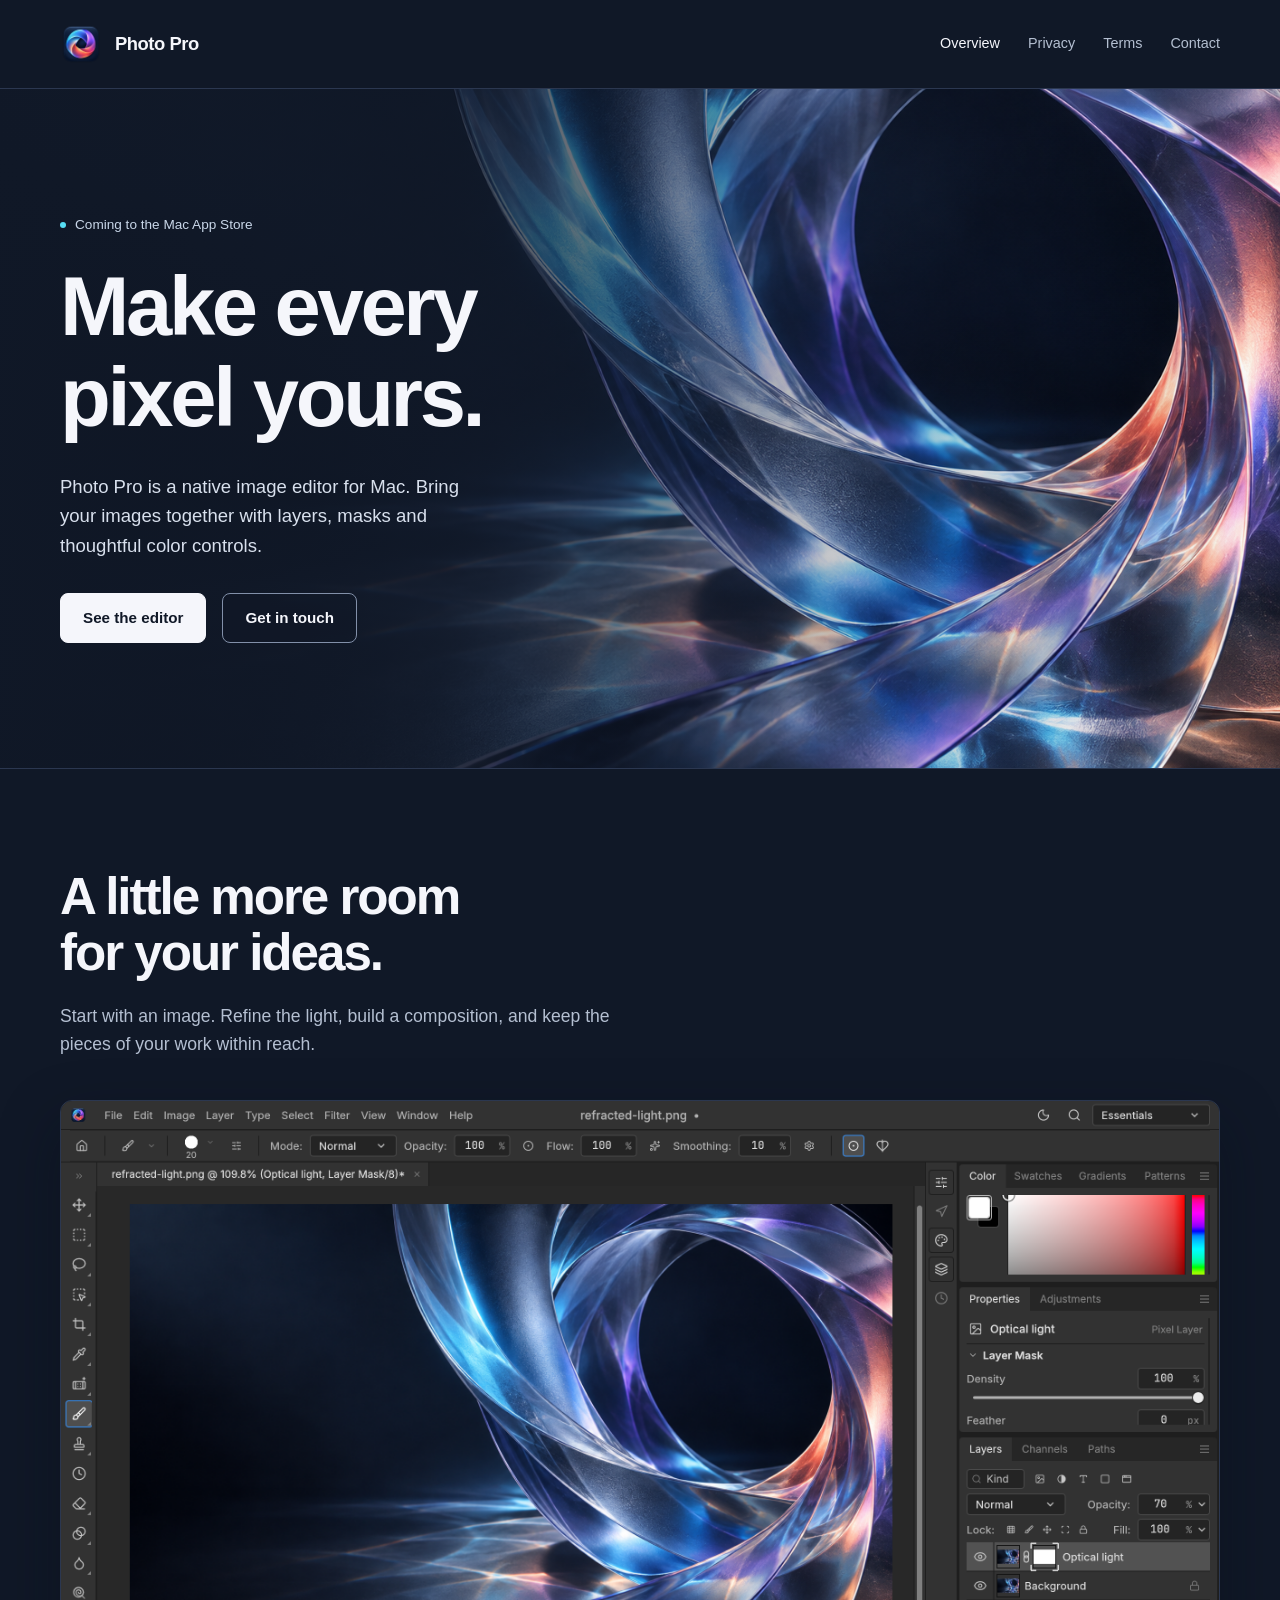
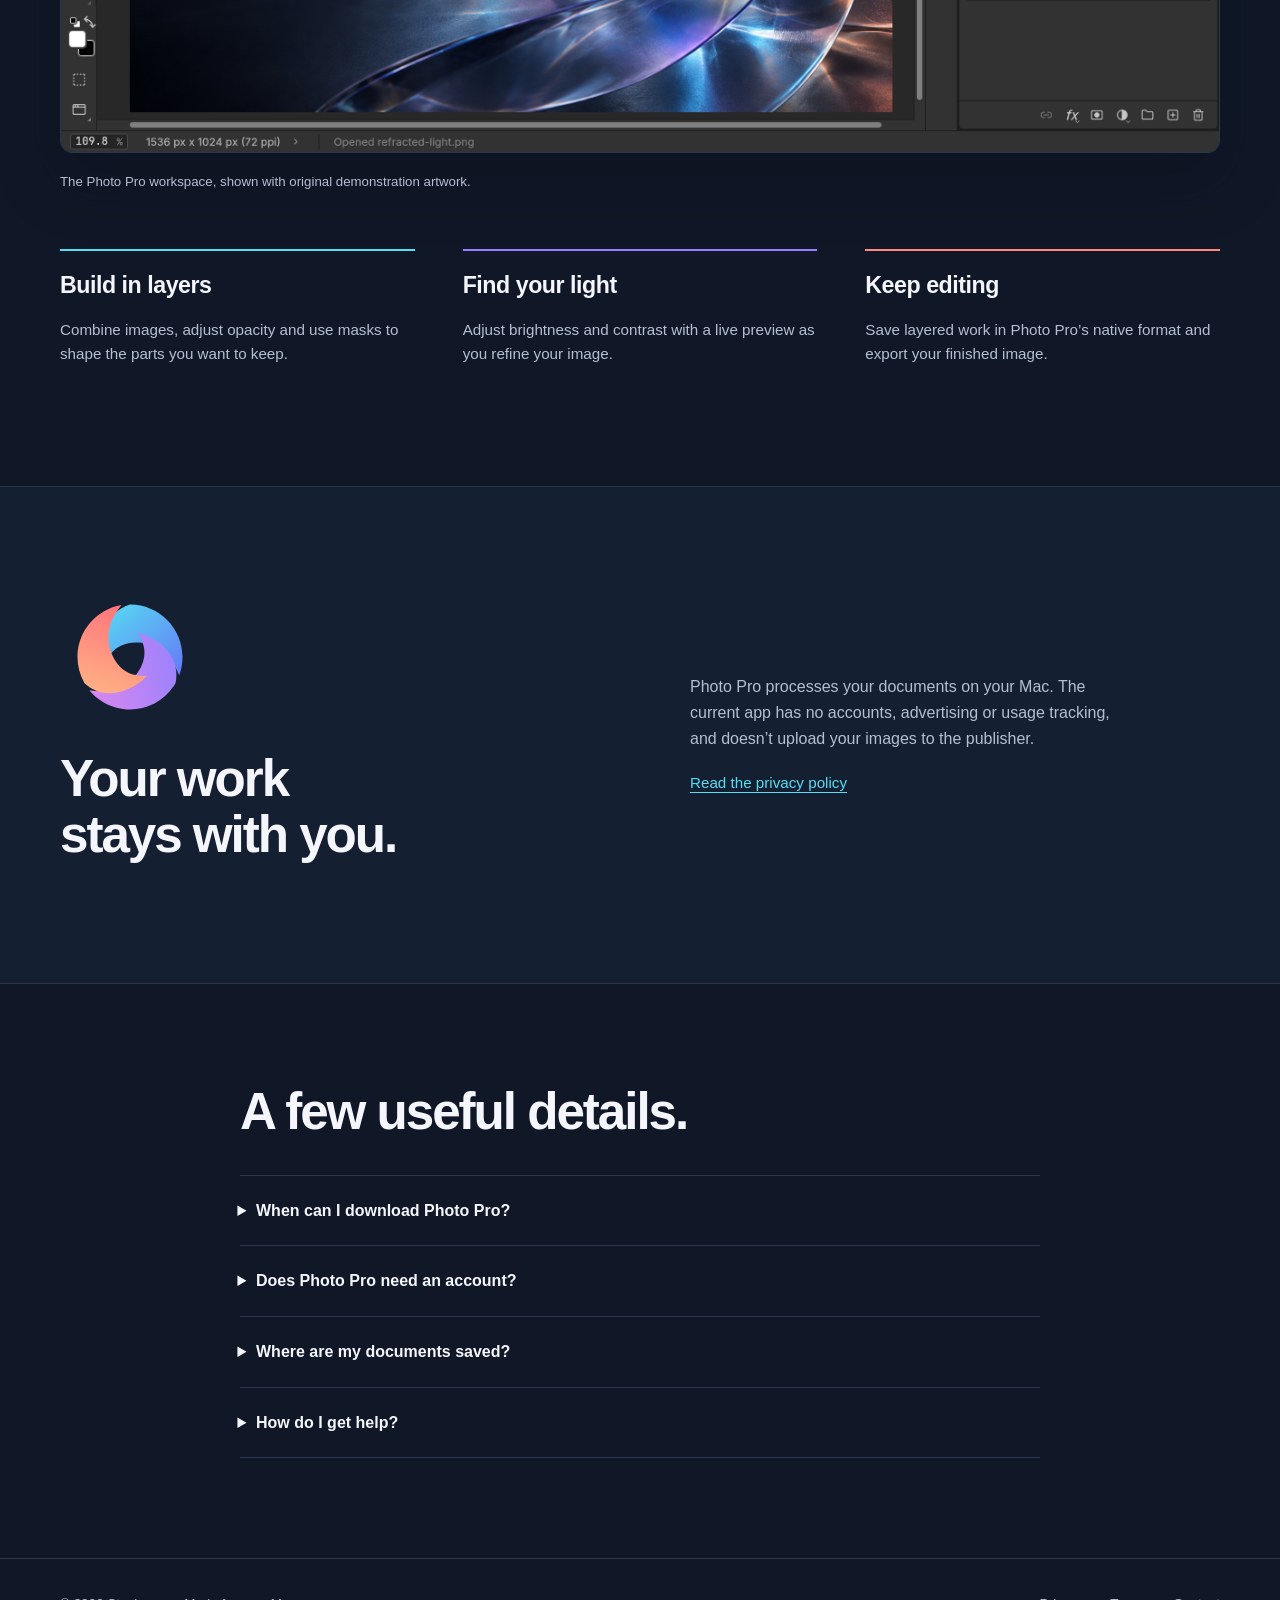
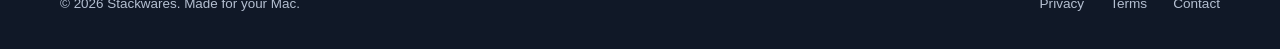
<file: index.html>
<!doctype html>
<html lang="en"><head>
<meta charset="utf-8"><meta name="viewport" content="width=device-width,initial-scale=1">
<title>Photo Pro — Make every pixel yours.</title><meta name="description" content="A native image editor for Mac. Create with layers, masks and color controls. Your work stays on your Mac.">
<meta name="theme-color" content="#101827"><link rel="canonical" href="https://oliverbytes.github.io/photo-pro-site/"><meta property="og:url" content="https://oliverbytes.github.io/photo-pro-site/">
<meta property="og:type" content="website"><meta property="og:title" content="Photo Pro — Make every pixel yours.">
<meta property="og:description" content="A native image editor for Mac. Create with layers, masks and color controls. Your work stays on your Mac."><meta property="og:image" content="https://oliverbytes.github.io/photo-pro-site/assets/social-card.png">
<meta name="twitter:card" content="summary_large_image">
<link rel="icon" type="image/png" href="./assets/favicon.png">
<link rel="apple-touch-icon" href="./assets/app-icon.png">
<link rel="stylesheet" href="./assets/styles.css">
</head><body><a class="skip" href="#main">Skip to content</a>
<header class="header"><nav class="wrap nav" aria-label="Main navigation">
<a class="brand" href="./index.html"><img src="./assets/app-icon.png" width="42" height="42" alt=""><span>Photo Pro</span></a>
<div class="nav-links"><a href="./index.html" aria-current="page">Overview</a><a href="./privacy/">Privacy</a><a href="./terms/">Terms</a><a href="./contact/">Contact</a></div></nav></header>
<main id="main">
<section class="hero"><img class="hero-art" src="assets/refracted-light.png" width="1536" height="1024" alt="" fetchpriority="high">
<div class="wrap"><div class="hero-copy"><div class="availability">Coming to the Mac App Store</div>
<h1>Make every<br>pixel yours.</h1><p>Photo Pro is a native image editor for Mac. Bring your images together with layers, masks and thoughtful color controls.</p>
<div class="actions"><a class="button" href="#editor">See the editor</a><a class="button secondary" href="contact/">Get in touch</a></div></div></div></section>
<section class="section wrap" id="editor"><div class="section-intro"><h2>A little more room<br>for your ideas.</h2><p>Start with an image. Refine the light, build a composition, and keep the pieces of your work within reach.</p></div>
<figure class="editor"><img src="assets/editor.png" width="2560" height="1440" loading="lazy" alt="Photo Pro editing an abstract glass image, with a duplicated layer, an opacity control and a layer mask"><figcaption>The Photo Pro workspace, shown with original demonstration artwork.</figcaption></figure>
<div class="features"><article><h3>Build in layers</h3><p>Combine images, adjust opacity and use masks to shape the parts you want to keep.</p></article>
<article><h3>Find your light</h3><p>Adjust brightness and contrast with a live preview as you refine your image.</p></article>
<article><h3>Keep editing</h3><p>Save layered work in Photo Pro’s native format and export your finished image.</p></article></div></section>
<section class="section private-section"><div class="wrap split"><div><img class="privacy-symbol" src="assets/mark.svg" width="140" height="140" alt=""><h2>Your work<br>stays with you.</h2></div><div><p>Photo Pro processes your documents on your Mac. The current app has no accounts, advertising or usage tracking, and doesn’t upload your images to the publisher.</p><a class="quiet-link" href="privacy/">Read the privacy policy</a></div></div></section>
<section class="section wrap"><div class="faq"><h2>A few useful details.</h2><details><summary>When can I download Photo Pro?</summary><p>Photo Pro is being prepared for the Mac App Store. The download link and pricing will appear here when it is released.</p></details><details><summary>Does Photo Pro need an account?</summary><p>The current app has no account system. You edit files locally on your Mac.</p></details><details><summary>Where are my documents saved?</summary><p>You choose where to save your documents and exports. Settings, presets and recovery data are kept locally by the app.</p></details><details><summary>How do I get help?</summary><p>Visit the <a href="contact/">Contact page</a> for product questions, support and privacy enquiries.</p></details></div></section>
</main>
<footer class="footer"><div class="wrap footer-row"><p>© 2026 Stackwares. Made for your Mac.</p><nav class="footer-links" aria-label="Footer"><a href="./privacy/">Privacy</a><a href="./terms/">Terms</a><a href="./contact/">Contact</a></nav></div></footer>
</body></html>
</file>
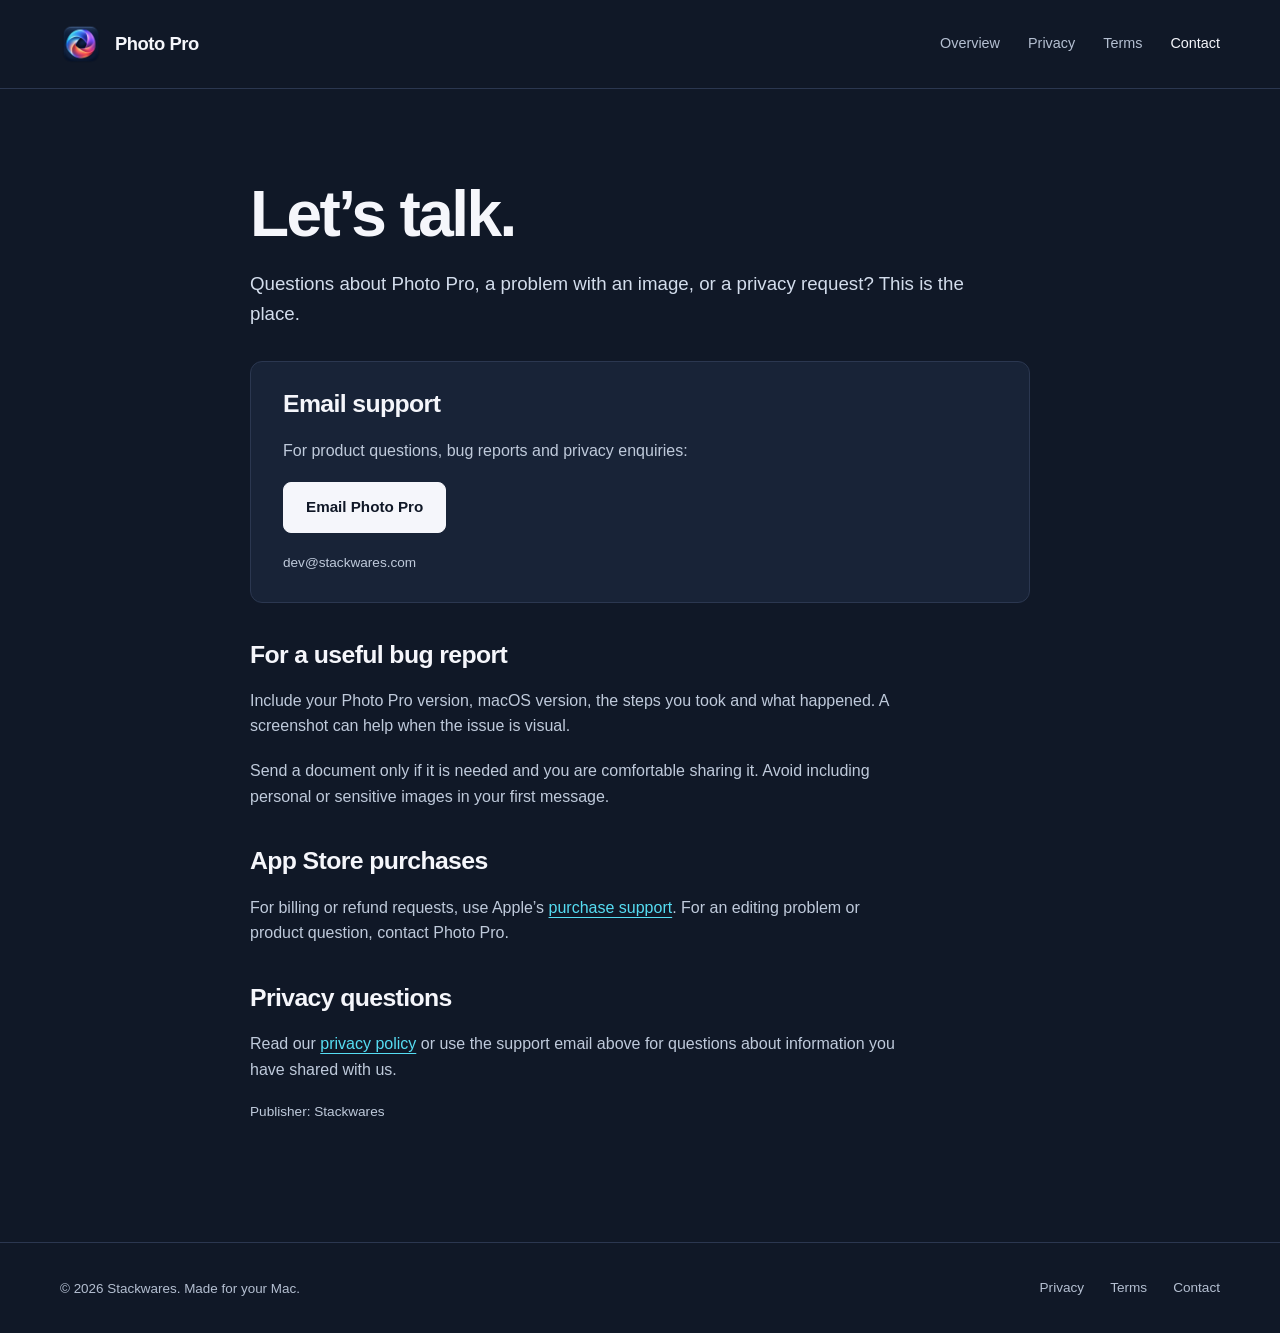
<file: contact/index.html>
<!doctype html>
<html lang="en"><head>
<meta charset="utf-8"><meta name="viewport" content="width=device-width,initial-scale=1">
<title>Contact — Photo Pro</title><meta name="description" content="Product questions, support and privacy enquiries for Photo Pro.">
<meta name="theme-color" content="#101827"><link rel="canonical" href="https://oliverbytes.github.io/photo-pro-site/contact/"><meta property="og:url" content="https://oliverbytes.github.io/photo-pro-site/contact/">
<meta property="og:type" content="website"><meta property="og:title" content="Contact — Photo Pro">
<meta property="og:description" content="Product questions, support and privacy enquiries for Photo Pro."><meta property="og:image" content="https://oliverbytes.github.io/photo-pro-site/assets/social-card.png">
<meta name="twitter:card" content="summary_large_image">
<link rel="icon" type="image/png" href="../assets/favicon.png">
<link rel="apple-touch-icon" href="../assets/app-icon.png">
<link rel="stylesheet" href="../assets/styles.css">
</head><body><a class="skip" href="#main">Skip to content</a>
<header class="header"><nav class="wrap nav" aria-label="Main navigation">
<a class="brand" href="../index.html"><img src="../assets/app-icon.png" width="42" height="42" alt=""><span>Photo Pro</span></a>
<div class="nav-links"><a href="../index.html">Overview</a><a href="../privacy/">Privacy</a><a href="../terms/">Terms</a><a href="../contact/" aria-current="page">Contact</a></div></nav></header>
<main id="main" class="wrap legal"><h1>Let’s talk.</h1><p class="lead">Questions about Photo Pro, a problem with an image, or a privacy request? This is the place.</p>
<div class="contact-box"><h2>Email support</h2><p>For product questions, bug reports and privacy enquiries:</p><p><a class="button" href="mailto:dev@stackwares.com">Email Photo Pro</a></p><p class="note">dev@stackwares.com</p></div>
<h2>For a useful bug report</h2><p>Include your Photo Pro version, macOS version, the steps you took and what happened. A screenshot can help when the issue is visual.</p><p>Send a document only if it is needed and you are comfortable sharing it. Avoid including personal or sensitive images in your first message.</p>
<h2>App Store purchases</h2><p>For billing or refund requests, use Apple’s <a href="https://reportaproblem.apple.com/">purchase support</a>. For an editing problem or product question, contact Photo Pro.</p>
<h2>Privacy questions</h2><p>Read our <a href="../privacy/">privacy policy</a> or use the support email above for questions about information you have shared with us.</p><p class="note">Publisher: Stackwares</p></main>
<footer class="footer"><div class="wrap footer-row"><p>© 2026 Stackwares. Made for your Mac.</p><nav class="footer-links" aria-label="Footer"><a href="../privacy/">Privacy</a><a href="../terms/">Terms</a><a href="../contact/">Contact</a></nav></div></footer>
</body></html>
</file>
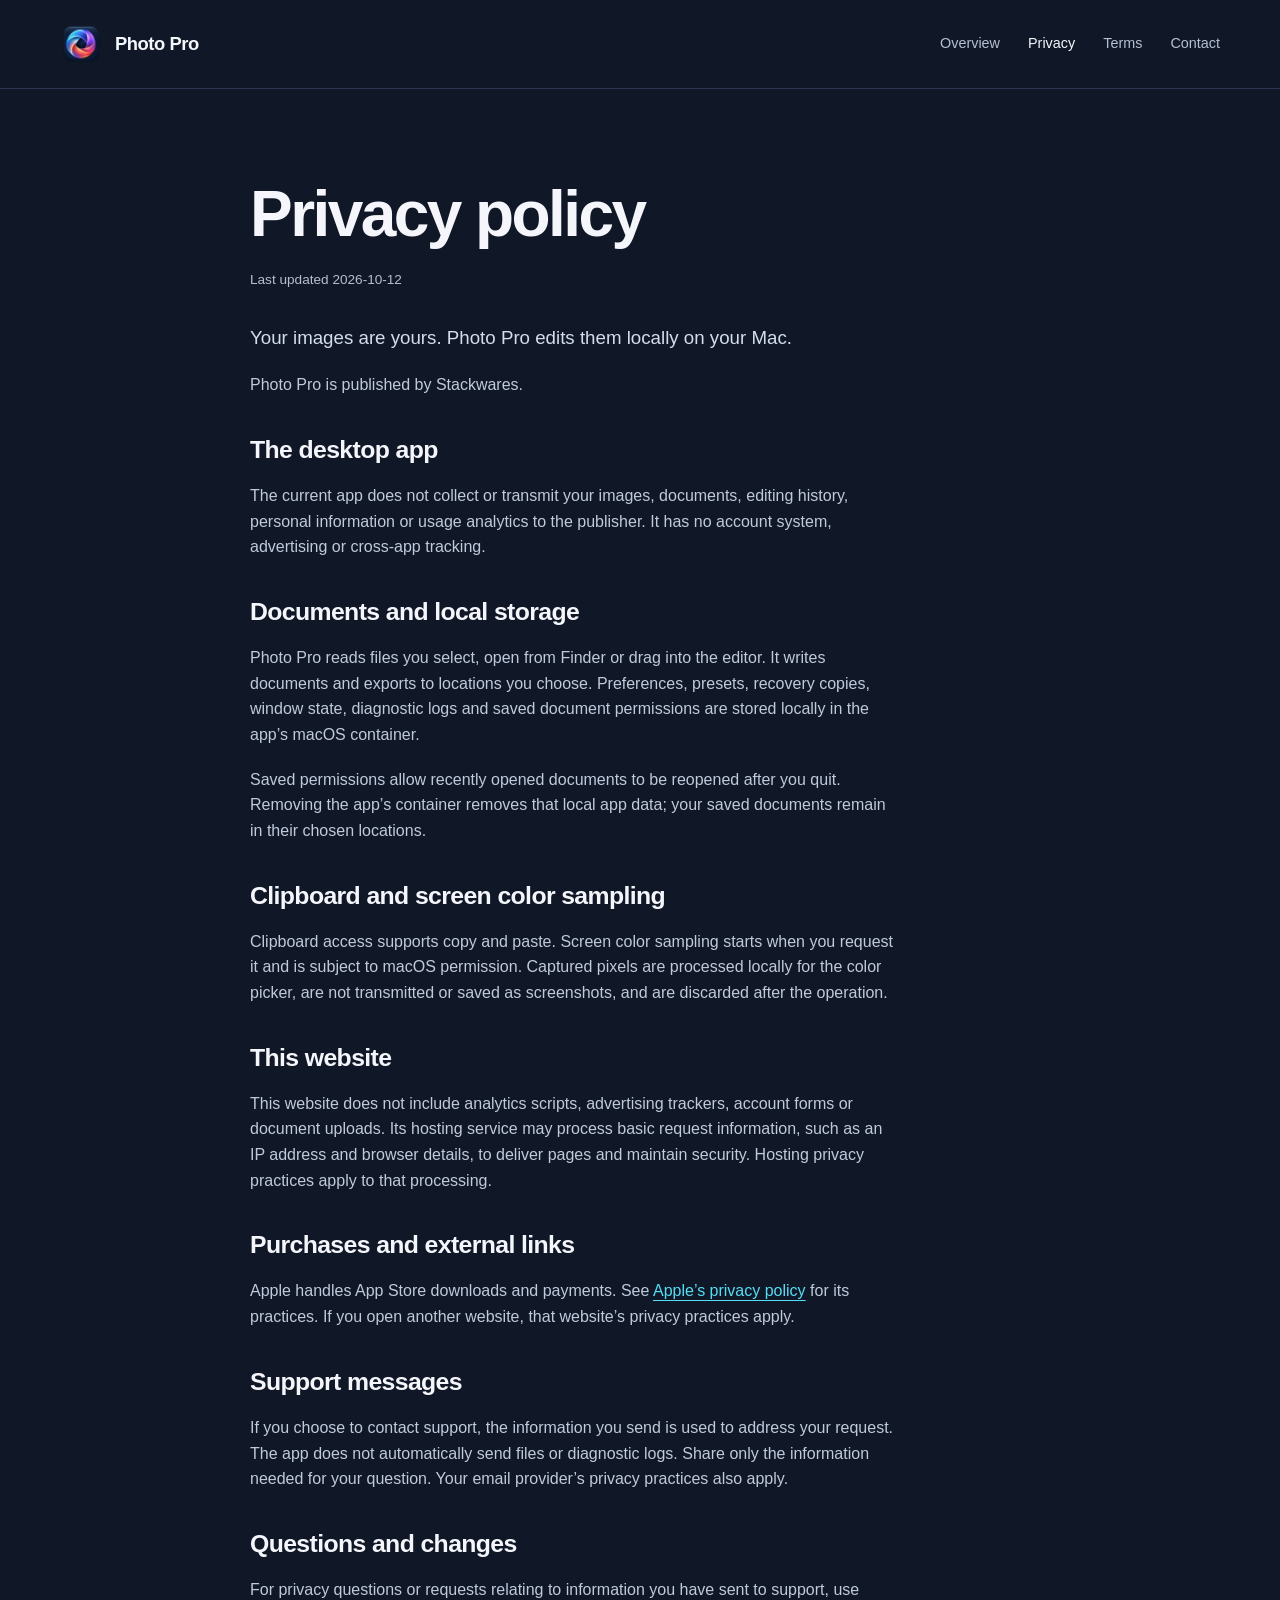
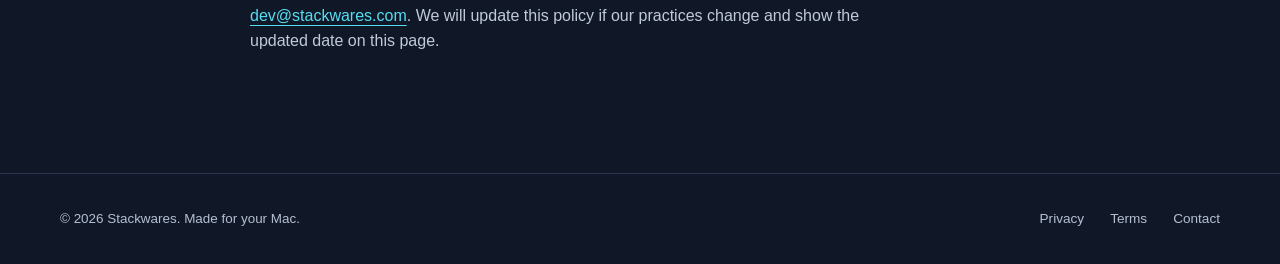
<file: privacy/index.html>
<!doctype html>
<html lang="en"><head>
<meta charset="utf-8"><meta name="viewport" content="width=device-width,initial-scale=1">
<title>Privacy policy — Photo Pro</title><meta name="description" content="How Photo Pro handles your images, local app data, website visits and support messages.">
<meta name="theme-color" content="#101827"><link rel="canonical" href="https://oliverbytes.github.io/photo-pro-site/privacy/"><meta property="og:url" content="https://oliverbytes.github.io/photo-pro-site/privacy/">
<meta property="og:type" content="website"><meta property="og:title" content="Privacy policy — Photo Pro">
<meta property="og:description" content="How Photo Pro handles your images, local app data, website visits and support messages."><meta property="og:image" content="https://oliverbytes.github.io/photo-pro-site/assets/social-card.png">
<meta name="twitter:card" content="summary_large_image">
<link rel="icon" type="image/png" href="../assets/favicon.png">
<link rel="apple-touch-icon" href="../assets/app-icon.png">
<link rel="stylesheet" href="../assets/styles.css">
</head><body><a class="skip" href="#main">Skip to content</a>
<header class="header"><nav class="wrap nav" aria-label="Main navigation">
<a class="brand" href="../index.html"><img src="../assets/app-icon.png" width="42" height="42" alt=""><span>Photo Pro</span></a>
<div class="nav-links"><a href="../index.html">Overview</a><a href="../privacy/" aria-current="page">Privacy</a><a href="../terms/">Terms</a><a href="../contact/">Contact</a></div></nav></header>
<main id="main" class="wrap legal"><h1>Privacy policy</h1><p class="meta">Last updated 2026-10-12</p><p class="lead">Your images are yours. Photo Pro edits them locally on your Mac.</p><p>Photo Pro is published by Stackwares.</p>
<h2>The desktop app</h2><p>The current app does not collect or transmit your images, documents, editing history, personal information or usage analytics to the publisher. It has no account system, advertising or cross-app tracking.</p>
<h2>Documents and local storage</h2><p>Photo Pro reads files you select, open from Finder or drag into the editor. It writes documents and exports to locations you choose. Preferences, presets, recovery copies, window state, diagnostic logs and saved document permissions are stored locally in the app’s macOS container.</p><p>Saved permissions allow recently opened documents to be reopened after you quit. Removing the app’s container removes that local app data; your saved documents remain in their chosen locations.</p>
<h2>Clipboard and screen color sampling</h2><p>Clipboard access supports copy and paste. Screen color sampling starts when you request it and is subject to macOS permission. Captured pixels are processed locally for the color picker, are not transmitted or saved as screenshots, and are discarded after the operation.</p>
<h2>This website</h2><p>This website does not include analytics scripts, advertising trackers, account forms or document uploads. Its hosting service may process basic request information, such as an IP address and browser details, to deliver pages and maintain security. Hosting privacy practices apply to that processing.</p>
<h2>Purchases and external links</h2><p>Apple handles App Store downloads and payments. See <a href="https://www.apple.com/legal/privacy/en-ww/">Apple’s privacy policy</a> for its practices. If you open another website, that website’s privacy practices apply.</p>
<h2>Support messages</h2><p>If you choose to contact support, the information you send is used to address your request. The app does not automatically send files or diagnostic logs. Share only the information needed for your question. Your email provider’s privacy practices also apply.</p>
<h2>Questions and changes</h2><p>For privacy questions or requests relating to information you have sent to support, use <a href="mailto:dev@stackwares.com">dev@stackwares.com</a>. We will update this policy if our practices change and show the updated date on this page.</p></main>
<footer class="footer"><div class="wrap footer-row"><p>© 2026 Stackwares. Made for your Mac.</p><nav class="footer-links" aria-label="Footer"><a href="../privacy/">Privacy</a><a href="../terms/">Terms</a><a href="../contact/">Contact</a></nav></div></footer>
</body></html>
</file>
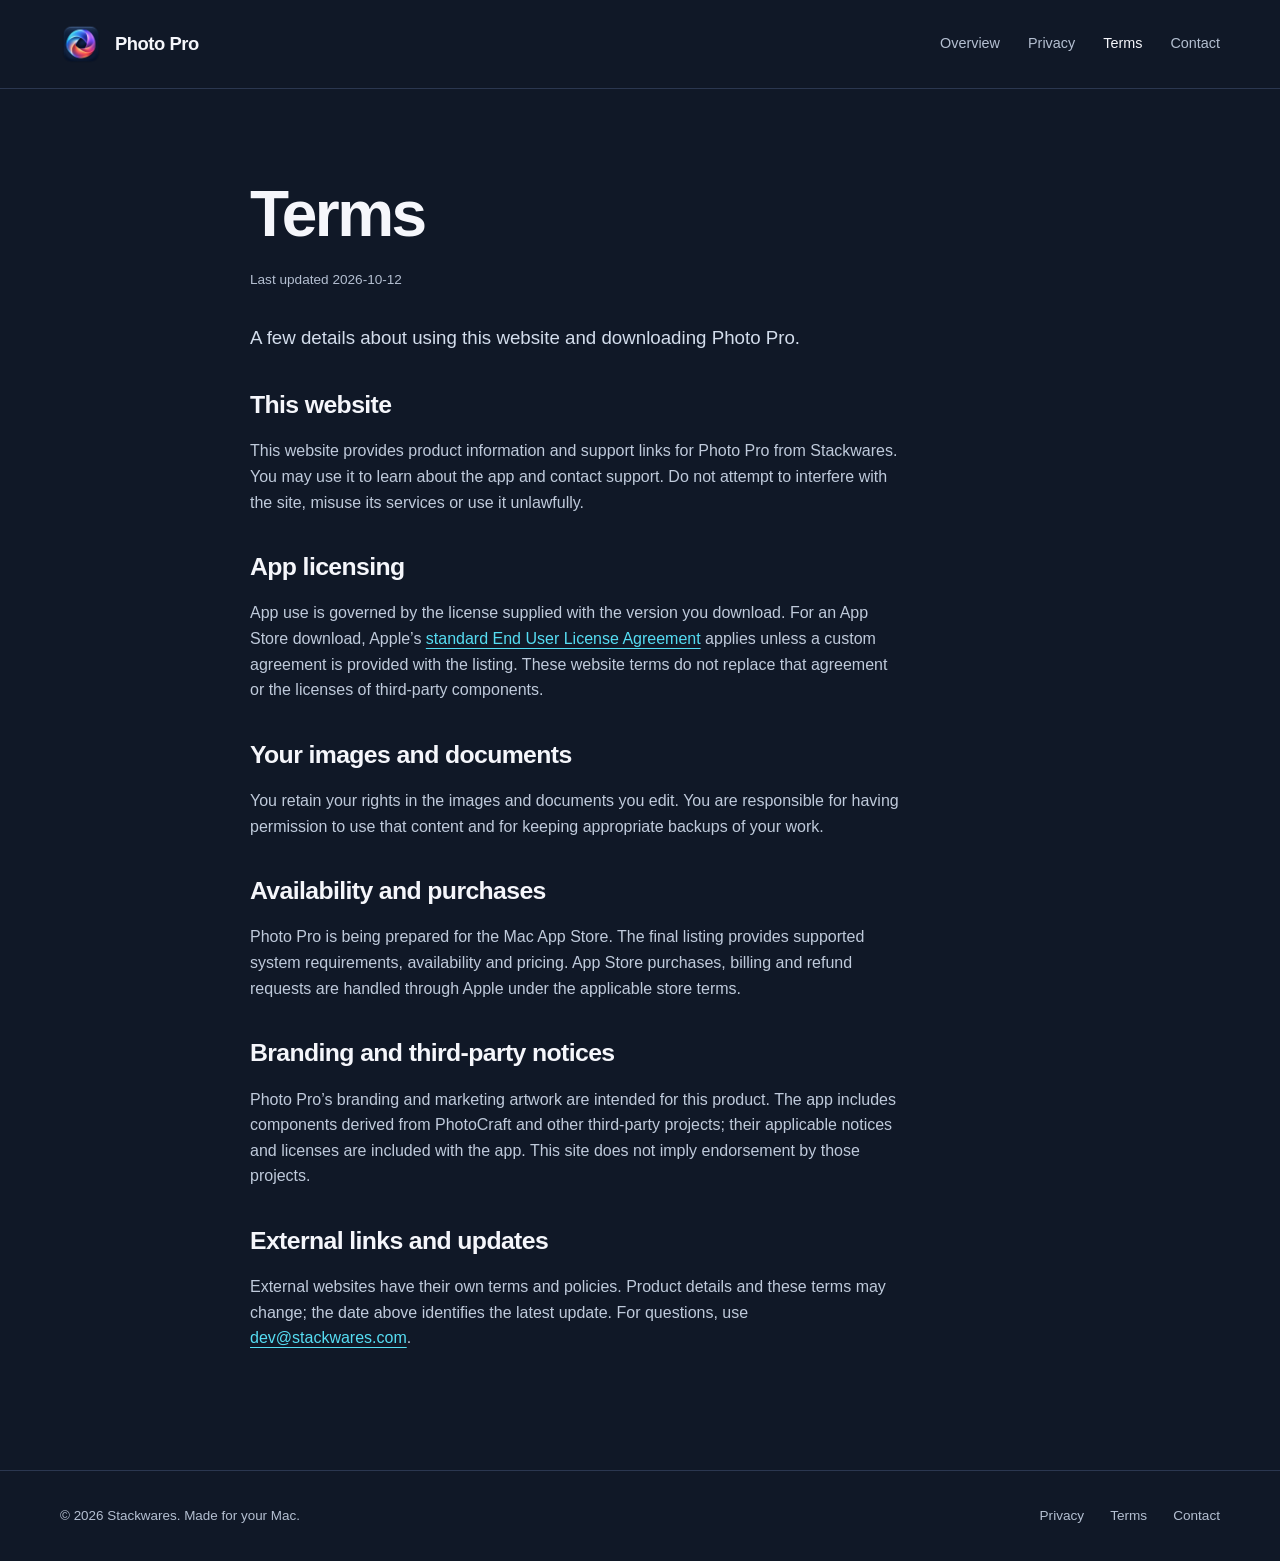
<file: terms/index.html>
<!doctype html>
<html lang="en"><head>
<meta charset="utf-8"><meta name="viewport" content="width=device-width,initial-scale=1">
<title>Terms — Photo Pro</title><meta name="description" content="Website terms and app licensing information for Photo Pro.">
<meta name="theme-color" content="#101827"><link rel="canonical" href="https://oliverbytes.github.io/photo-pro-site/terms/"><meta property="og:url" content="https://oliverbytes.github.io/photo-pro-site/terms/">
<meta property="og:type" content="website"><meta property="og:title" content="Terms — Photo Pro">
<meta property="og:description" content="Website terms and app licensing information for Photo Pro."><meta property="og:image" content="https://oliverbytes.github.io/photo-pro-site/assets/social-card.png">
<meta name="twitter:card" content="summary_large_image">
<link rel="icon" type="image/png" href="../assets/favicon.png">
<link rel="apple-touch-icon" href="../assets/app-icon.png">
<link rel="stylesheet" href="../assets/styles.css">
</head><body><a class="skip" href="#main">Skip to content</a>
<header class="header"><nav class="wrap nav" aria-label="Main navigation">
<a class="brand" href="../index.html"><img src="../assets/app-icon.png" width="42" height="42" alt=""><span>Photo Pro</span></a>
<div class="nav-links"><a href="../index.html">Overview</a><a href="../privacy/">Privacy</a><a href="../terms/" aria-current="page">Terms</a><a href="../contact/">Contact</a></div></nav></header>
<main id="main" class="wrap legal"><h1>Terms</h1><p class="meta">Last updated 2026-10-12</p><p class="lead">A few details about using this website and downloading Photo Pro.</p>
<h2>This website</h2><p>This website provides product information and support links for Photo Pro from Stackwares. You may use it to learn about the app and contact support. Do not attempt to interfere with the site, misuse its services or use it unlawfully.</p>
<h2>App licensing</h2><p>App use is governed by the license supplied with the version you download. For an App Store download, Apple’s <a href="https://www.apple.com/legal/internet-services/itunes/dev/stdeula/">standard End User License Agreement</a> applies unless a custom agreement is provided with the listing. These website terms do not replace that agreement or the licenses of third-party components.</p>
<h2>Your images and documents</h2><p>You retain your rights in the images and documents you edit. You are responsible for having permission to use that content and for keeping appropriate backups of your work.</p>
<h2>Availability and purchases</h2><p>Photo Pro is being prepared for the Mac App Store. The final listing provides supported system requirements, availability and pricing. App Store purchases, billing and refund requests are handled through Apple under the applicable store terms.</p>
<h2>Branding and third-party notices</h2><p>Photo Pro’s branding and marketing artwork are intended for this product. The app includes components derived from PhotoCraft and other third-party projects; their applicable notices and licenses are included with the app. This site does not imply endorsement by those projects.</p>
<h2>External links and updates</h2><p>External websites have their own terms and policies. Product details and these terms may change; the date above identifies the latest update. For questions, use <a href="mailto:dev@stackwares.com">dev@stackwares.com</a>.</p></main>
<footer class="footer"><div class="wrap footer-row"><p>© 2026 Stackwares. Made for your Mac.</p><nav class="footer-links" aria-label="Footer"><a href="../privacy/">Privacy</a><a href="../terms/">Terms</a><a href="../contact/">Contact</a></nav></div></footer>
</body></html>
</file>
<file: assets/styles.css>
:root{color-scheme:dark;--ink:#101827;--surface:#182337;--paper:#f5f6fb;--muted:#b4bfd1;--line:#2b3750;--cyan:#56ddf3;--violet:#9481ff;--coral:#ff897f;--width:1160px;font-family:-apple-system,BlinkMacSystemFont,"Segoe UI",sans-serif}
*{box-sizing:border-box}html{scroll-behavior:smooth;scroll-padding-top:85px}body{margin:0;background:var(--ink);color:var(--paper);line-height:1.6}a{color:inherit;text-underline-offset:.24em}a:focus-visible,summary:focus-visible{outline:3px solid var(--cyan);outline-offset:6px;border-radius:3px}img{display:block;max-width:100%;height:auto}p{margin:0 0 1.2rem}h1,h2,h3{line-height:1.1;letter-spacing:-.04em;margin:0 0 1.25rem;font-weight:650}h1{font-size:clamp(3rem,6.5vw,6rem)}h2{font-size:clamp(2rem,4vw,3.5rem)}h3{font-size:1.45rem;letter-spacing:-.02em}.wrap{width:min(var(--width),calc(100% - 64px));margin-inline:auto}.skip{position:fixed;z-index:20;top:-100px;left:16px;background:var(--paper);color:var(--ink);padding:12px 18px}.skip:focus{top:12px}.header{background:var(--ink);border-bottom:1px solid var(--line)}.nav{min-height:88px;display:flex;align-items:center;justify-content:space-between;gap:28px}.brand{display:flex;align-items:center;gap:13px;text-decoration:none;font-weight:650;font-size:1.15rem;letter-spacing:-.025em}.brand img{width:42px;height:42px}.nav-links{display:flex;gap:28px;flex-wrap:wrap;align-items:center}.nav-links a{text-decoration:none;font-size:.9rem;color:var(--muted)}.nav-links a:hover,.nav-links a[aria-current=page]{color:var(--paper)}.hero{position:relative;isolation:isolate;min-height:680px;display:flex;align-items:center;overflow:hidden;border-bottom:1px solid var(--line)}.hero-art{position:absolute;inset:0;z-index:-2;width:100%;height:100%;object-fit:cover;object-position:70% center}.hero:after{content:"";position:absolute;inset:0;z-index:-1;background:linear-gradient(90deg,rgba(16,24,39,.98) 0%,rgba(16,24,39,.83) 34%,rgba(16,24,39,.22) 66%,rgba(16,24,39,0) 100%)}.hero-copy{max-width:540px;padding-block:92px}.hero h1{margin-bottom:28px}.hero-copy p{color:#d8e0ed;font-size:1.16rem;max-width:40ch}.availability{display:flex;align-items:center;gap:9px;margin:0 0 25px;font-size:.85rem;color:#c9d7e9}.availability:before{content:"";width:6px;height:6px;background:var(--cyan);border-radius:100%}.actions{display:flex;flex-wrap:wrap;align-items:center;gap:16px;margin-top:32px}.button{display:inline-flex;justify-content:center;align-items:center;min-height:48px;padding:12px 22px;border-radius:8px;text-decoration:none;font-weight:600;font-size:.95rem;background:var(--paper);color:var(--ink);border:1px solid var(--paper)}.button.secondary{background:rgba(16,24,39,.4);color:var(--paper);border-color:#8290a9}.button:hover{background:#dfe7f5}.button.secondary:hover{background:var(--surface)}.section{padding-block:100px}.section-intro{max-width:730px;margin-bottom:42px}.section-intro p{color:var(--muted);font-size:1.1rem;max-width:57ch}.editor{margin:0}.editor img{width:100%;border:1px solid var(--line);border-radius:12px;box-shadow:0 24px 60px #080d1860}.editor figcaption{font-size:.83rem;color:var(--muted);margin-top:18px}.features{display:grid;grid-template-columns:repeat(3,1fr);gap:48px;margin-top:56px}.features article{padding-top:22px;border-top:2px solid var(--line)}.features article:first-child{border-color:var(--cyan)}.features article:nth-child(2){border-color:var(--violet)}.features article:nth-child(3){border-color:var(--coral)}.features p{color:var(--muted);font-size:.95rem}.private-section{border-block:1px solid var(--line);background:#141f31}.split{display:grid;grid-template-columns:1fr 1fr;gap:100px;align-items:center}.split p{color:var(--muted);max-width:48ch}.quiet-link{color:var(--cyan);font-size:.95rem}.privacy-symbol{width:140px;margin-bottom:24px}.faq{max-width:800px;margin-inline:auto}.faq h2{margin-bottom:34px}details{border-top:1px solid var(--line);padding-block:22px}details:last-of-type{border-bottom:1px solid var(--line)}summary{cursor:pointer;font-weight:600;list-style-position:outside;margin-left:16px}details p{color:var(--muted);margin:18px 0 0;max-width:70ch}.footer{border-top:1px solid var(--line);padding-block:34px}.footer-row{display:flex;justify-content:space-between;gap:28px;align-items:center;flex-wrap:wrap}.footer p{font-size:.84rem;color:var(--muted);margin:0}.footer-links{display:flex;gap:26px;font-size:.85rem}.footer-links a{color:var(--muted);text-decoration:none}.footer-links a:hover{color:var(--paper)}.legal{max-width:780px;margin-inline:auto;padding-block:90px 100px}.legal h1{font-size:clamp(2.5rem,5vw,4.1rem)}.legal .lead{font-size:1.17rem;color:#d3ddec}.legal .meta{font-size:.85rem;color:var(--muted);margin-bottom:32px}.legal h2{font-size:1.55rem;margin-top:38px;letter-spacing:-.025em}.legal p,.legal li{color:#bfcadb;max-width:73ch}.legal a{color:var(--cyan);overflow-wrap:anywhere}.legal ul{padding-left:22px}.contact-box{padding:28px 32px;border:1px solid var(--line);border-radius:12px;background:var(--surface);margin-block:32px}.contact-box h2{margin-top:0}.contact-box .button{color:var(--ink)}.contact-box p:last-child{margin-bottom:0}.note{font-size:.85rem;color:var(--muted)}
@media(max-width:850px){.nav{min-height:80px}.nav-links{gap:18px}.hero{min-height:600px}.hero:after{background:linear-gradient(90deg,rgba(16,24,39,.96),rgba(16,24,39,.62) 70%,rgba(16,24,39,.4))}.hero-art{object-position:68% center}.hero-copy{max-width:480px}.features{gap:26px}.split{gap:44px}.section{padding-block:72px}.privacy-symbol{width:100px}}
@media(max-width:580px){.wrap{width:calc(100% - 40px)}.nav{padding-block:18px;align-items:flex-start;gap:14px;flex-direction:column}.brand img{width:36px;height:36px}.nav-links{gap:20px;width:100%;justify-content:space-between}.nav-links a{font-size:.8rem}.hero{min-height:620px}.hero-copy{padding-block:62px}.hero h1{font-size:3.55rem}.hero-copy p{font-size:1.05rem;max-width:32ch}.hero-art{opacity:.7;object-position:68% center}.features,.split{grid-template-columns:1fr;gap:30px}.features{margin-top:34px}.features article{padding-top:20px}.section{padding-block:58px}.footer-row{align-items:flex-start;flex-direction:column;gap:20px}.footer-links{gap:24px}.legal{padding-block:58px 72px}.contact-box{padding:24px}.editor img{border-radius:6px}.editor figcaption{font-size:.78rem}.privacy-symbol{width:80px}.split h2{margin-bottom:4px}}
@media(prefers-reduced-motion:reduce){html{scroll-behavior:auto}*{animation:none!important;transition:none!important}}
</file>
